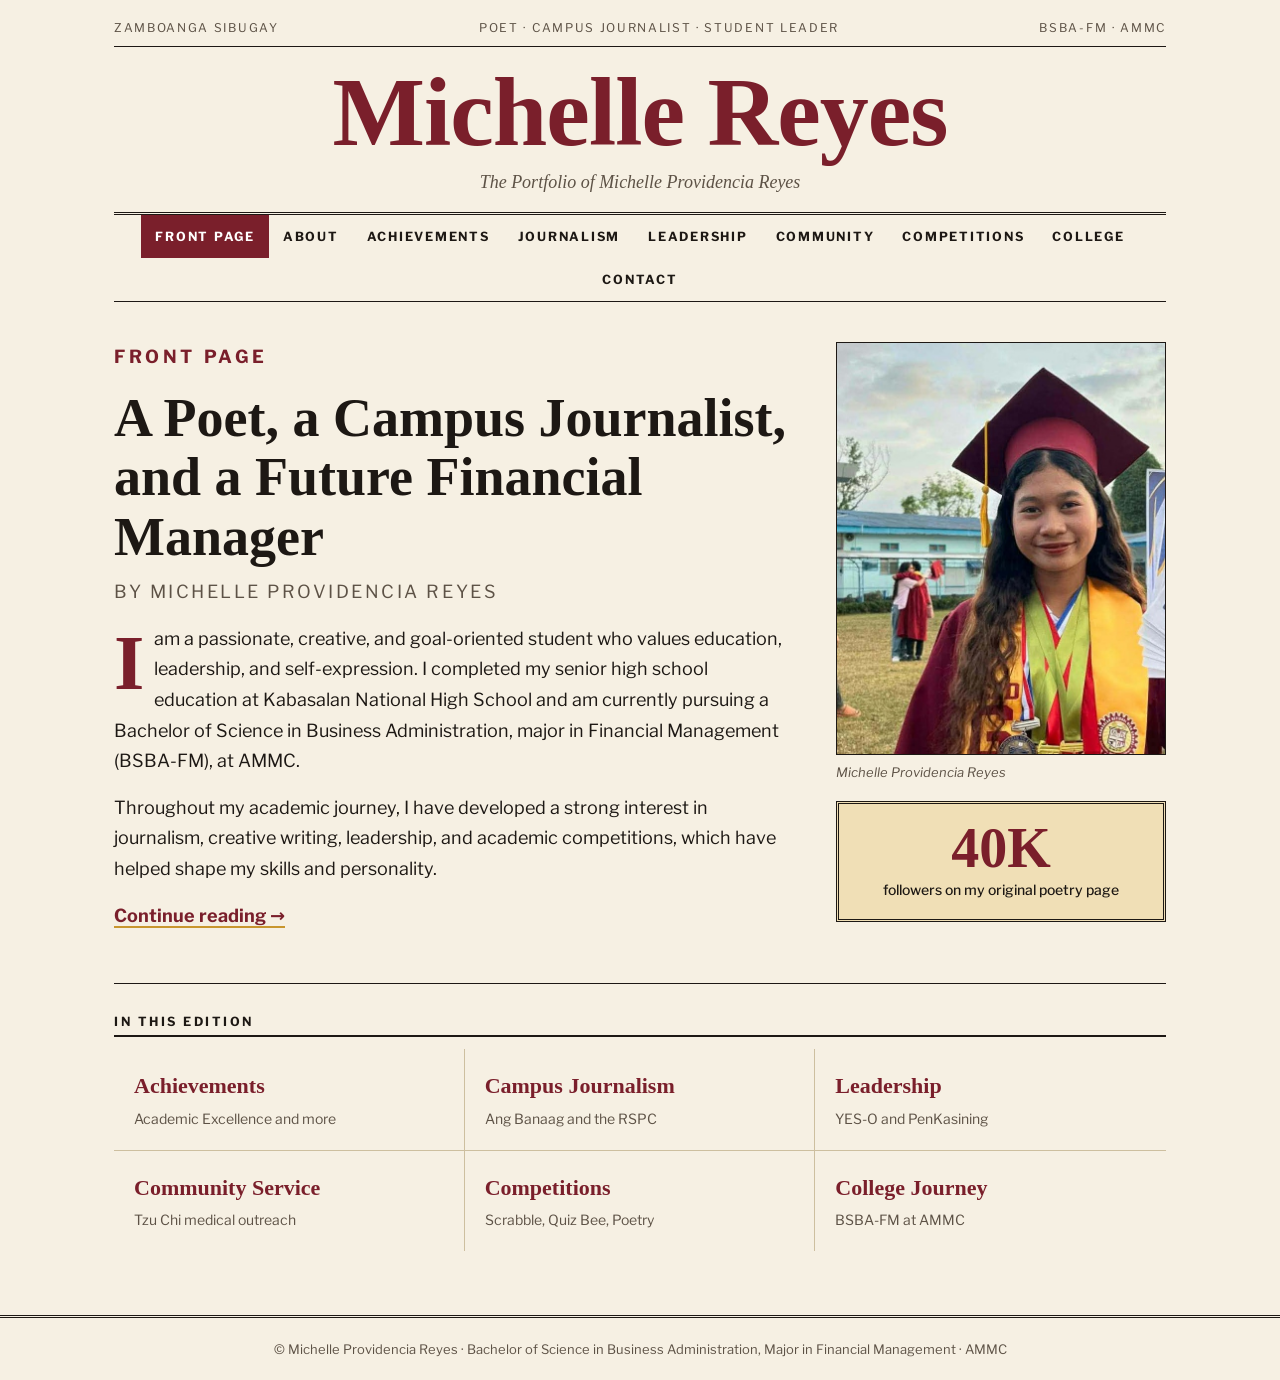
<file: index.html>
<!DOCTYPE html>
<html lang="en">
<head>
<meta charset="UTF-8">
<meta name="viewport" content="width=device-width, initial-scale=1.0">
<title>Front Page | Michelle Providencia Reyes</title>
<link rel="preconnect" href="https://fonts.googleapis.com">
<link rel="preconnect" href="https://fonts.gstatic.com" crossorigin>
<link href="https://fonts.googleapis.com/css2?family=Libre+Franklin:wght@400;500;700&family=Old+Standard+TT:ital,wght@0,400;0,700;1,400&display=swap" rel="stylesheet">
<link rel="stylesheet" href="style.css">
</head>
<body>
<header class="mast">
<div class="strip"><span>Zamboanga Sibugay</span><span>Poet &middot; Campus Journalist &middot; Student Leader</span><span>BSBA-FM &middot; AMMC</span></div>
<a class="title" href="index.html">Michelle Reyes</a>
<p class="tag">The Portfolio of Michelle Providencia Reyes</p>
<nav aria-label="Sections"><a href="index.html" aria-current="page">Front Page</a><a href="about.html">About</a><a href="achievements.html">Achievements</a><a href="journalism.html">Journalism</a><a href="leadership.html">Leadership</a><a href="service.html">Community</a><a href="competitions.html">Competitions</a><a href="college.html">College</a><a href="contact.html">Contact</a></nav>
</header>
<main class="wrap">
<section class="front">
<article class="lead">
<p class="kicker">Front Page</p>
<h1>A Poet, a Campus Journalist, and a Future Financial Manager</h1>
<p class="by">By Michelle Providencia Reyes</p>
<p class="drop">I am a passionate, creative, and goal-oriented student who values education, leadership, and self-expression. I completed my senior high school education at Kabasalan National High School and am currently pursuing a Bachelor of Science in Business Administration, major in Financial Management (BSBA-FM), at AMMC.</p>
<p>Throughout my academic journey, I have developed a strong interest in journalism, creative writing, leadership, and academic competitions, which have helped shape my skills and personality.</p>
<p class="more"><a href="about.html">Continue reading &rarr;</a></p>
</article>
<aside class="side">
<figure class="portrait"><div class="ph"><span aria-hidden="true">MR</span><img src="images/profile.jpg" alt="Portrait of Michelle Providencia Reyes" onerror="this.style.display='none'"></div><figcaption>Michelle Providencia Reyes</figcaption></figure>
<div class="box"><b class="num">40K</b><span>followers on my original poetry page</span></div>
</aside>
</section>
<section class="index" aria-label="In this edition">
<h2 class="label">In this edition</h2>
<ul>
<li><a href="achievements.html"><b>Achievements</b><span>Academic Excellence and more</span></a></li>
<li><a href="journalism.html"><b>Campus Journalism</b><span>Ang Banaag and the RSPC</span></a></li>
<li><a href="leadership.html"><b>Leadership</b><span>YES-O and PenKasining</span></a></li>
<li><a href="service.html"><b>Community Service</b><span>Tzu Chi medical outreach</span></a></li>
<li><a href="competitions.html"><b>Competitions</b><span>Scrabble, Quiz Bee, Poetry</span></a></li>
<li><a href="college.html"><b>College Journey</b><span>BSBA-FM at AMMC</span></a></li>
</ul>
</section>
</main>
<footer><p>&copy; Michelle Providencia Reyes &middot; Bachelor of Science in Business Administration, Major in Financial Management &middot; AMMC</p></footer>
</body>
</html>
</file>
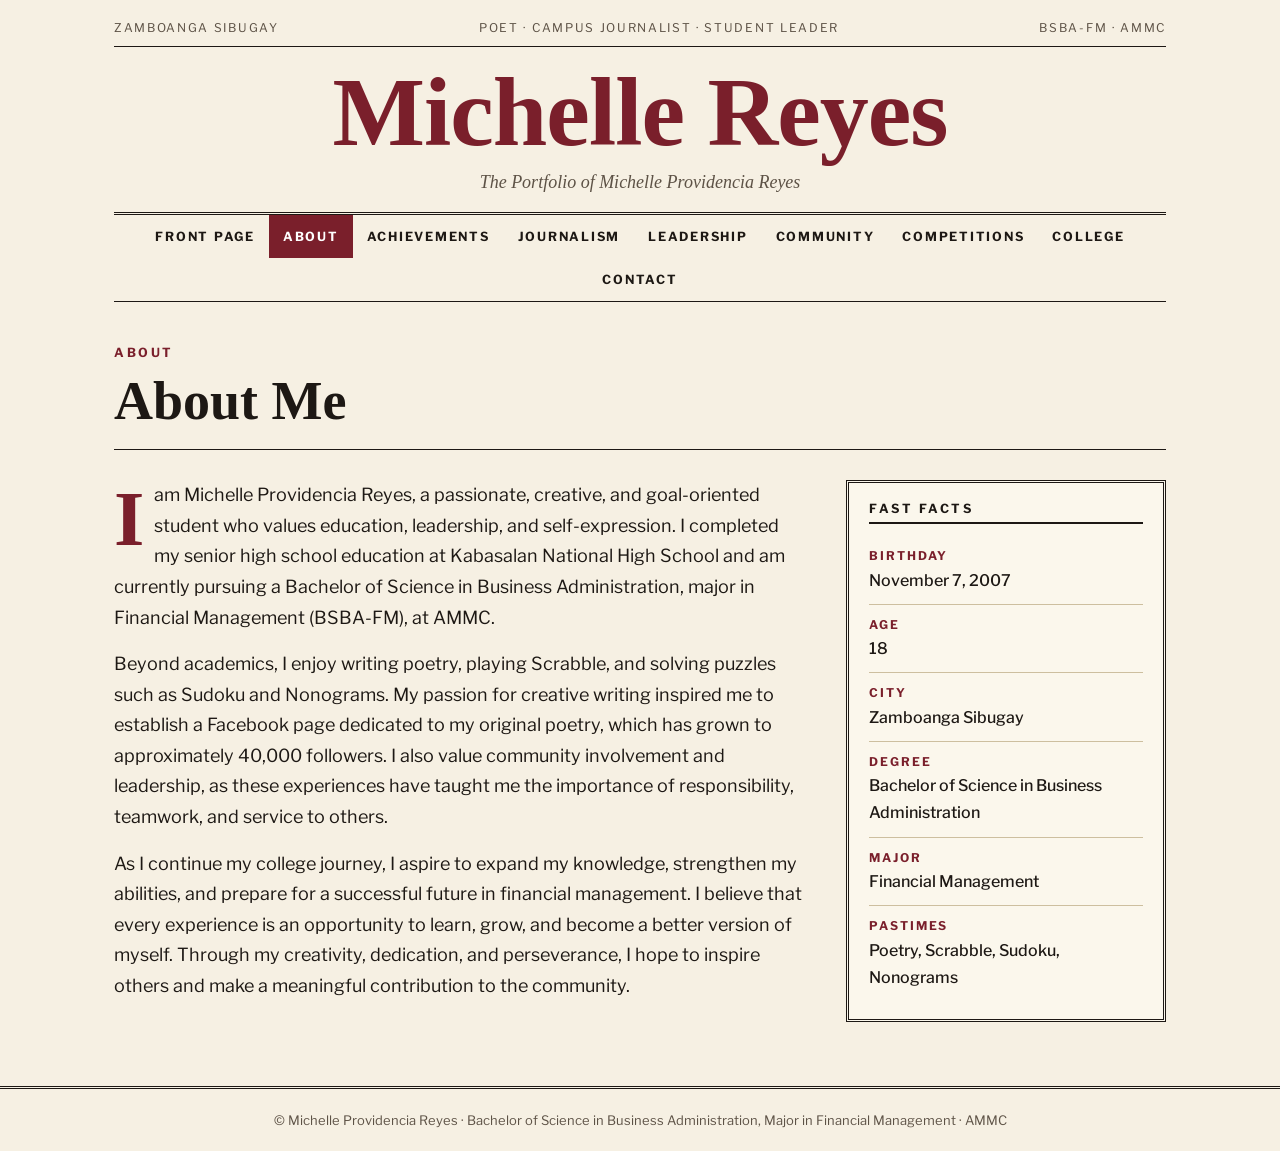
<file: about.html>
<!DOCTYPE html>
<html lang="en">
<head>
<meta charset="UTF-8">
<meta name="viewport" content="width=device-width, initial-scale=1.0">
<title>About | Michelle Providencia Reyes</title>
<link rel="preconnect" href="https://fonts.googleapis.com">
<link rel="preconnect" href="https://fonts.gstatic.com" crossorigin>
<link href="https://fonts.googleapis.com/css2?family=Libre+Franklin:wght@400;500;700&family=Old+Standard+TT:ital,wght@0,400;0,700;1,400&display=swap" rel="stylesheet">
<link rel="stylesheet" href="style.css">
</head>
<body>
<header class="mast">
<div class="strip"><span>Zamboanga Sibugay</span><span>Poet &middot; Campus Journalist &middot; Student Leader</span><span>BSBA-FM &middot; AMMC</span></div>
<a class="title" href="index.html">Michelle Reyes</a>
<p class="tag">The Portfolio of Michelle Providencia Reyes</p>
<nav aria-label="Sections"><a href="index.html">Front Page</a><a href="about.html" aria-current="page">About</a><a href="achievements.html">Achievements</a><a href="journalism.html">Journalism</a><a href="leadership.html">Leadership</a><a href="service.html">Community</a><a href="competitions.html">Competitions</a><a href="college.html">College</a><a href="contact.html">Contact</a></nav>
</header>
<main class="wrap">
<header class="sec"><p class="kicker">About</p><h1>About Me</h1></header>
<div class="cols">
<article class="prose">
<p class="drop">I am Michelle Providencia Reyes, a passionate, creative, and goal-oriented student who values education, leadership, and self-expression. I completed my senior high school education at Kabasalan National High School and am currently pursuing a Bachelor of Science in Business Administration, major in Financial Management (BSBA-FM), at AMMC.</p>
<p>Beyond academics, I enjoy writing poetry, playing Scrabble, and solving puzzles such as Sudoku and Nonograms. My passion for creative writing inspired me to establish a Facebook page dedicated to my original poetry, which has grown to approximately 40,000 followers. I also value community involvement and leadership, as these experiences have taught me the importance of responsibility, teamwork, and service to others.</p>
<p>As I continue my college journey, I aspire to expand my knowledge, strengthen my abilities, and prepare for a successful future in financial management. I believe that every experience is an opportunity to learn, grow, and become a better version of myself. Through my creativity, dedication, and perseverance, I hope to inspire others and make a meaningful contribution to the community.</p>
</article>
<aside class="facts">
<h2 class="label">Fast Facts</h2>
<dl>
<div><dt>Birthday</dt><dd>November 7, 2007</dd></div>
<div><dt>Age</dt><dd>18</dd></div>
<div><dt>City</dt><dd>Zamboanga Sibugay</dd></div>
<div><dt>Degree</dt><dd>Bachelor of Science in Business Administration</dd></div>
<div><dt>Major</dt><dd>Financial Management</dd></div>
<div><dt>Pastimes</dt><dd>Poetry, Scrabble, Sudoku, Nonograms</dd></div>
</dl>
</aside>
</div>
</main>
<footer><p>&copy; Michelle Providencia Reyes &middot; Bachelor of Science in Business Administration, Major in Financial Management &middot; AMMC</p></footer>
</body>
</html>
</file>
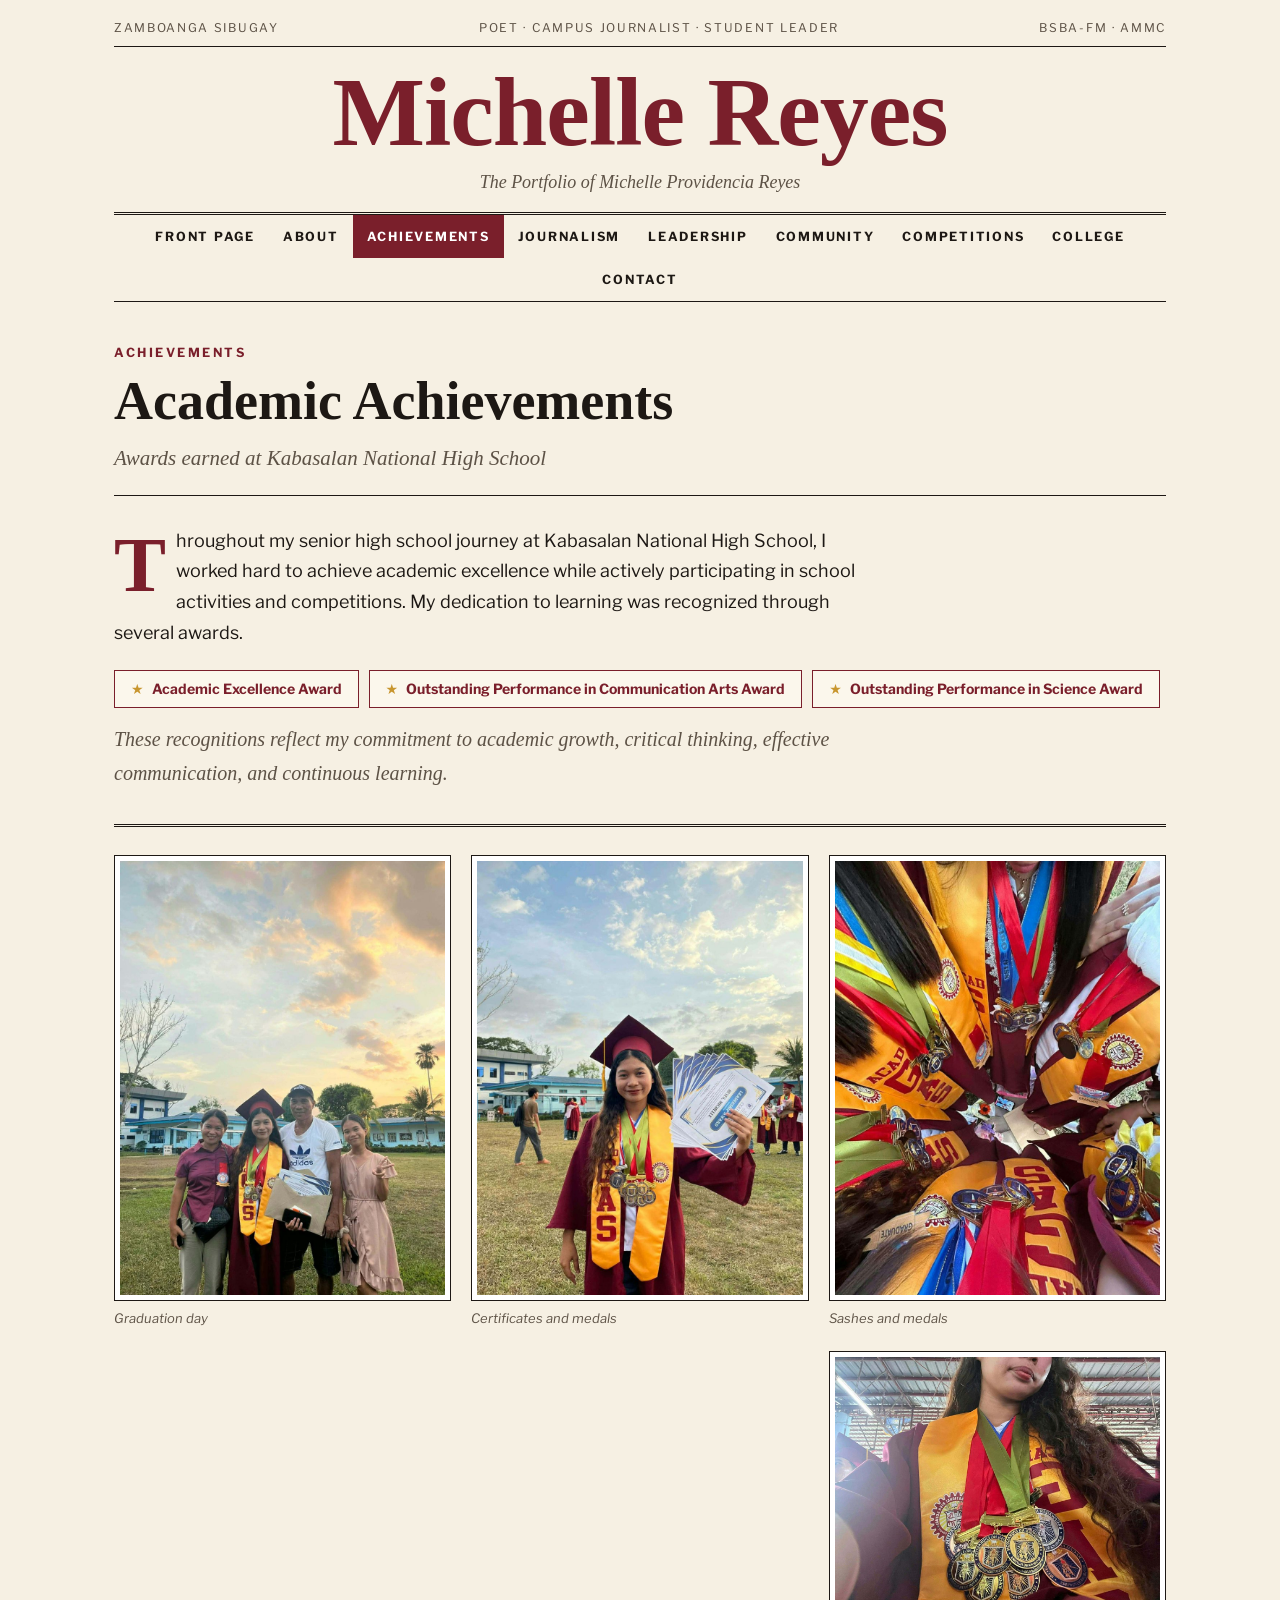
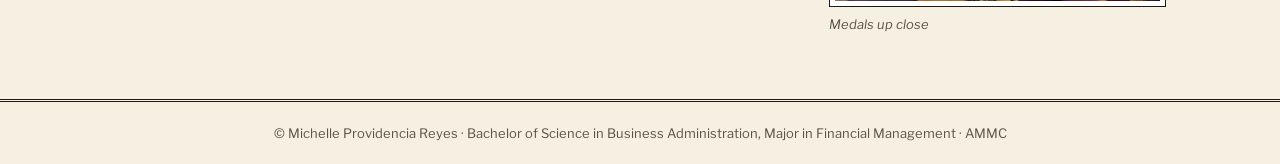
<file: achievements.html>
<!DOCTYPE html>
<html lang="en">
<head>
<meta charset="UTF-8">
<meta name="viewport" content="width=device-width, initial-scale=1.0">
<title>Achievements | Michelle Providencia Reyes</title>
<link rel="preconnect" href="https://fonts.googleapis.com">
<link rel="preconnect" href="https://fonts.gstatic.com" crossorigin>
<link href="https://fonts.googleapis.com/css2?family=Libre+Franklin:wght@400;500;700&family=Old+Standard+TT:ital,wght@0,400;0,700;1,400&display=swap" rel="stylesheet">
<link rel="stylesheet" href="style.css">
</head>
<body>
<header class="mast">
<div class="strip"><span>Zamboanga Sibugay</span><span>Poet &middot; Campus Journalist &middot; Student Leader</span><span>BSBA-FM &middot; AMMC</span></div>
<a class="title" href="index.html">Michelle Reyes</a>
<p class="tag">The Portfolio of Michelle Providencia Reyes</p>
<nav aria-label="Sections"><a href="index.html">Front Page</a><a href="about.html">About</a><a href="achievements.html" aria-current="page">Achievements</a><a href="journalism.html">Journalism</a><a href="leadership.html">Leadership</a><a href="service.html">Community</a><a href="competitions.html">Competitions</a><a href="college.html">College</a><a href="contact.html">Contact</a></nav>
</header>
<main class="wrap">
<header class="sec"><p class="kicker">Achievements</p><h1>Academic Achievements</h1><p class=dek>Awards earned at Kabasalan National High School</p></header>
<article class="prose narrow">
<p class="drop">Throughout my senior high school journey at Kabasalan National High School, I worked hard to achieve academic excellence while actively participating in school activities and competitions. My dedication to learning was recognized through several awards.</p>
</article>
<ul class="awards">
<li>Academic Excellence Award</li>
<li>Outstanding Performance in Communication Arts Award</li>
<li>Outstanding Performance in Science Award</li>
</ul>
<p class="note">These recognitions reflect my commitment to academic growth, critical thinking, effective communication, and continuous learning.</p>
<div class="gallery"><figure><a href="images/ach-1.jpg" target="_blank" rel="noopener"><img src="images/ach-1.jpg" alt="Michelle in her graduation cap and gown with her loved ones" loading="lazy"></a><figcaption>Graduation day</figcaption></figure><figure><a href="images/ach-3.jpg" target="_blank" rel="noopener"><img src="images/ach-3.jpg" alt="Michelle holding up her certificates and wearing her medals" loading="lazy"></a><figcaption>Certificates and medals</figcaption></figure><figure><a href="images/ach-2.jpg" target="_blank" rel="noopener"><img src="images/ach-2.jpg" alt="Close view of graduation sashes and medals from above" loading="lazy"></a><figcaption>Sashes and medals</figcaption></figure><figure><a href="images/ach-4.jpg" target="_blank" rel="noopener"><img src="images/ach-4.jpg" alt="Close-up of Michelle's medals and sash" loading="lazy"></a><figcaption>Medals up close</figcaption></figure></div>
</main>
<footer><p>&copy; Michelle Providencia Reyes &middot; Bachelor of Science in Business Administration, Major in Financial Management &middot; AMMC</p></footer>
</body>
</html>
</file>
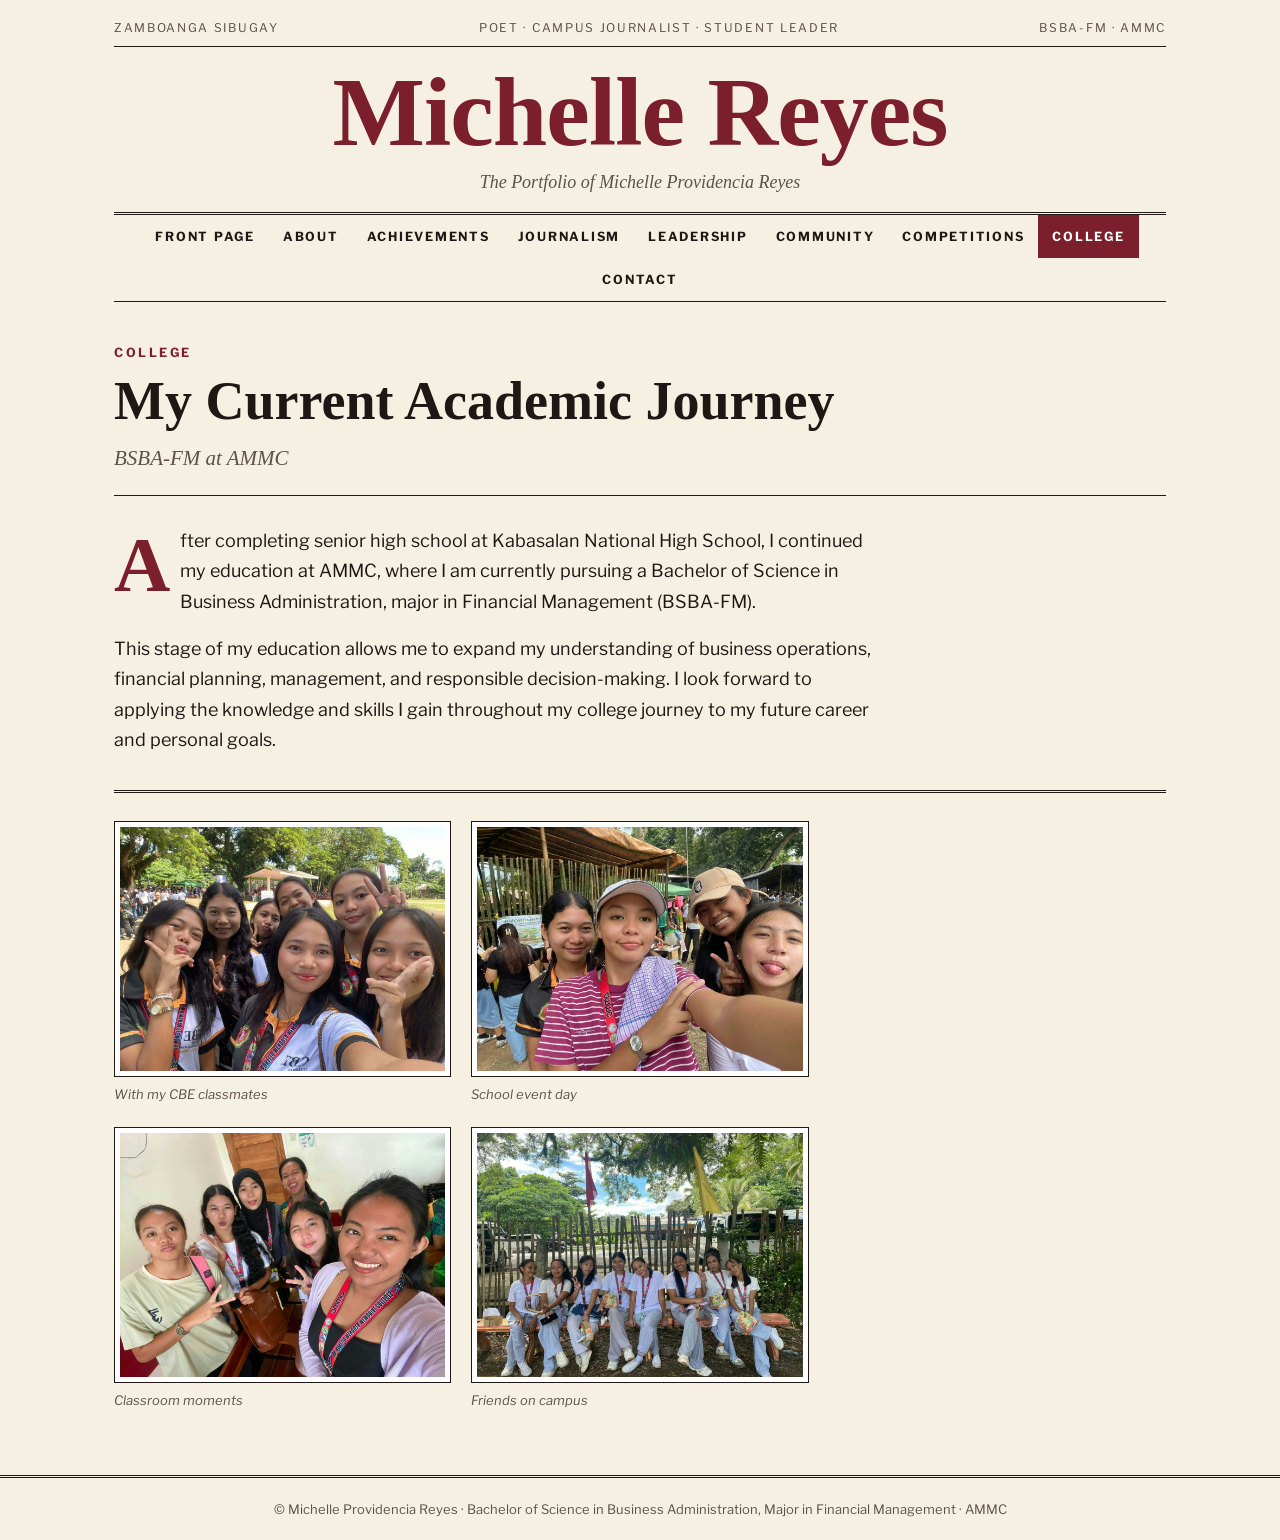
<file: college.html>
<!DOCTYPE html>
<html lang="en">
<head>
<meta charset="UTF-8">
<meta name="viewport" content="width=device-width, initial-scale=1.0">
<title>College | Michelle Providencia Reyes</title>
<link rel="preconnect" href="https://fonts.googleapis.com">
<link rel="preconnect" href="https://fonts.gstatic.com" crossorigin>
<link href="https://fonts.googleapis.com/css2?family=Libre+Franklin:wght@400;500;700&family=Old+Standard+TT:ital,wght@0,400;0,700;1,400&display=swap" rel="stylesheet">
<link rel="stylesheet" href="style.css">
</head>
<body>
<header class="mast">
<div class="strip"><span>Zamboanga Sibugay</span><span>Poet &middot; Campus Journalist &middot; Student Leader</span><span>BSBA-FM &middot; AMMC</span></div>
<a class="title" href="index.html">Michelle Reyes</a>
<p class="tag">The Portfolio of Michelle Providencia Reyes</p>
<nav aria-label="Sections"><a href="index.html">Front Page</a><a href="about.html">About</a><a href="achievements.html">Achievements</a><a href="journalism.html">Journalism</a><a href="leadership.html">Leadership</a><a href="service.html">Community</a><a href="competitions.html">Competitions</a><a href="college.html" aria-current="page">College</a><a href="contact.html">Contact</a></nav>
</header>
<main class="wrap">
<header class="sec"><p class="kicker">College</p><h1>My Current Academic Journey</h1><p class=dek>BSBA-FM at AMMC</p></header>
<article class="prose narrow">
<p class="drop">After completing senior high school at Kabasalan National High School, I continued my education at AMMC, where I am currently pursuing a Bachelor of Science in Business Administration, major in Financial Management (BSBA-FM).</p>
<p>This stage of my education allows me to expand my understanding of business operations, financial planning, management, and responsible decision-making. I look forward to applying the knowledge and skills I gain throughout my college journey to my future career and personal goals.</p>
</article>
<div class="gallery"><figure><a href="images/col-3.jpg" target="_blank" rel="noopener"><img src="images/col-3.jpg" alt="Michelle and classmates in College of Business Education shirts taking a selfie" loading="lazy"></a><figcaption>With my CBE classmates</figcaption></figure><figure><a href="images/col-1.jpg" target="_blank" rel="noopener"><img src="images/col-1.jpg" alt="Selfie with classmates inside a classroom wearing AMMC lanyards" loading="lazy"></a><figcaption>Classroom moments</figcaption></figure><figure><a href="images/col-2.jpg" target="_blank" rel="noopener"><img src="images/col-2.jpg" alt="Selfie with friends at an outdoor school event" loading="lazy"></a><figcaption>School event day</figcaption></figure><figure><a href="images/col-4.jpg" target="_blank" rel="noopener"><img src="images/col-4.jpg" alt="Classmates in white shirts sitting together on a bench" loading="lazy"></a><figcaption>Friends on campus</figcaption></figure></div>
</main>
<footer><p>&copy; Michelle Providencia Reyes &middot; Bachelor of Science in Business Administration, Major in Financial Management &middot; AMMC</p></footer>
</body>
</html>
</file>
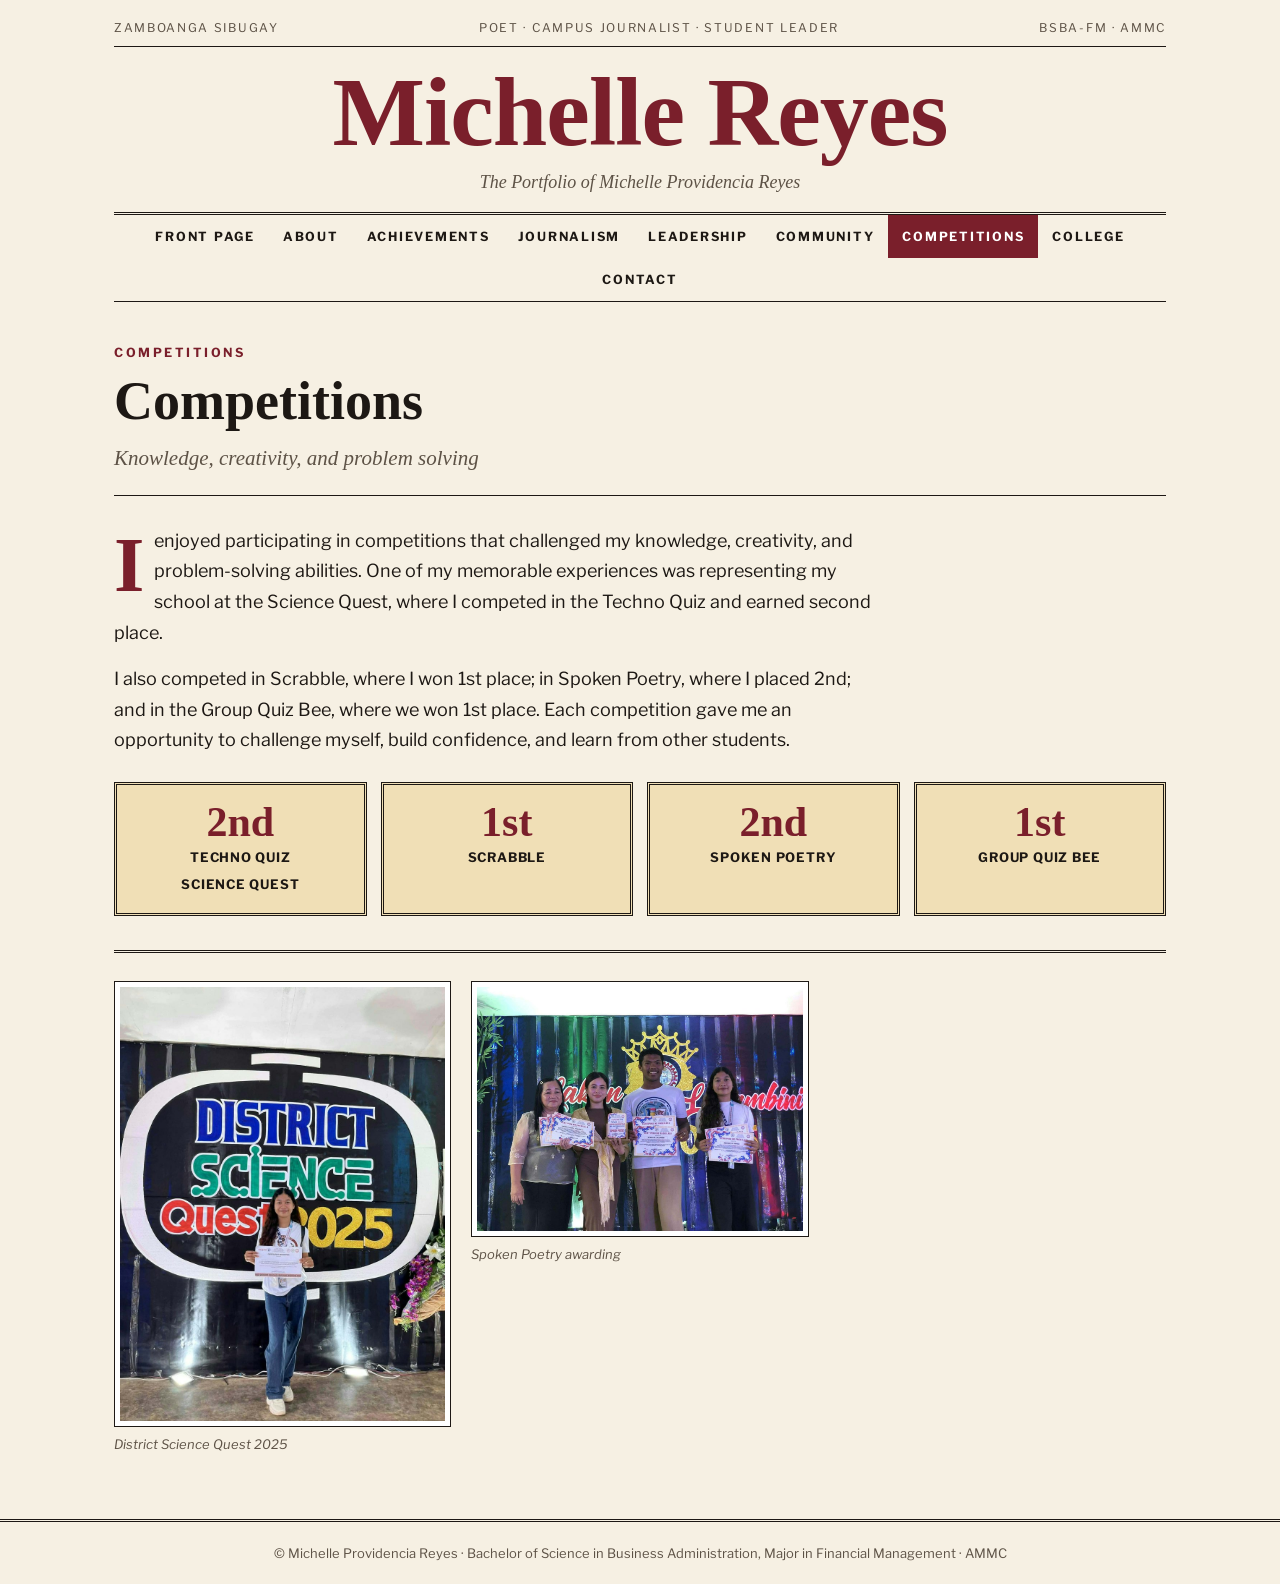
<file: competitions.html>
<!DOCTYPE html>
<html lang="en">
<head>
<meta charset="UTF-8">
<meta name="viewport" content="width=device-width, initial-scale=1.0">
<title>Competitions | Michelle Providencia Reyes</title>
<link rel="preconnect" href="https://fonts.googleapis.com">
<link rel="preconnect" href="https://fonts.gstatic.com" crossorigin>
<link href="https://fonts.googleapis.com/css2?family=Libre+Franklin:wght@400;500;700&family=Old+Standard+TT:ital,wght@0,400;0,700;1,400&display=swap" rel="stylesheet">
<link rel="stylesheet" href="style.css">
</head>
<body>
<header class="mast">
<div class="strip"><span>Zamboanga Sibugay</span><span>Poet &middot; Campus Journalist &middot; Student Leader</span><span>BSBA-FM &middot; AMMC</span></div>
<a class="title" href="index.html">Michelle Reyes</a>
<p class="tag">The Portfolio of Michelle Providencia Reyes</p>
<nav aria-label="Sections"><a href="index.html">Front Page</a><a href="about.html">About</a><a href="achievements.html">Achievements</a><a href="journalism.html">Journalism</a><a href="leadership.html">Leadership</a><a href="service.html">Community</a><a href="competitions.html" aria-current="page">Competitions</a><a href="college.html">College</a><a href="contact.html">Contact</a></nav>
</header>
<main class="wrap">
<header class="sec"><p class="kicker">Competitions</p><h1>Competitions</h1><p class=dek>Knowledge, creativity, and problem solving</p></header>
<article class="prose narrow">
<p class="drop">I enjoyed participating in competitions that challenged my knowledge, creativity, and problem-solving abilities. One of my memorable experiences was representing my school at the Science Quest, where I competed in the Techno Quiz and earned second place.</p>
<p>I also competed in Scrabble, where I won 1st place; in Spoken Poetry, where I placed 2nd; and in the Group Quiz Bee, where we won 1st place. Each competition gave me an opportunity to challenge myself, build confidence, and learn from other students.</p>
</article>
<div class="medals">
<div><b>2nd</b><span>Techno Quiz<br>Science Quest</span></div>
<div><b>1st</b><span>Scrabble</span></div>
<div><b>2nd</b><span>Spoken Poetry</span></div>
<div><b>1st</b><span>Group Quiz Bee</span></div>
</div>
<div class="gallery"><figure><a href="images/comp-1.jpg" target="_blank" rel="noopener"><img src="images/comp-1.jpg" alt="Michelle holding her Certificate of Recognition in front of the District Science Quest 2025 backdrop" loading="lazy"></a><figcaption>District Science Quest 2025</figcaption></figure><figure><a href="images/comp-2.jpg" target="_blank" rel="noopener"><img src="images/comp-2.jpg" alt="Michelle holding her certificate with other participants after the Spoken Poetry competition" loading="lazy"></a><figcaption>Spoken Poetry awarding</figcaption></figure></div>
</main>
<footer><p>&copy; Michelle Providencia Reyes &middot; Bachelor of Science in Business Administration, Major in Financial Management &middot; AMMC</p></footer>
</body>
</html>
</file>
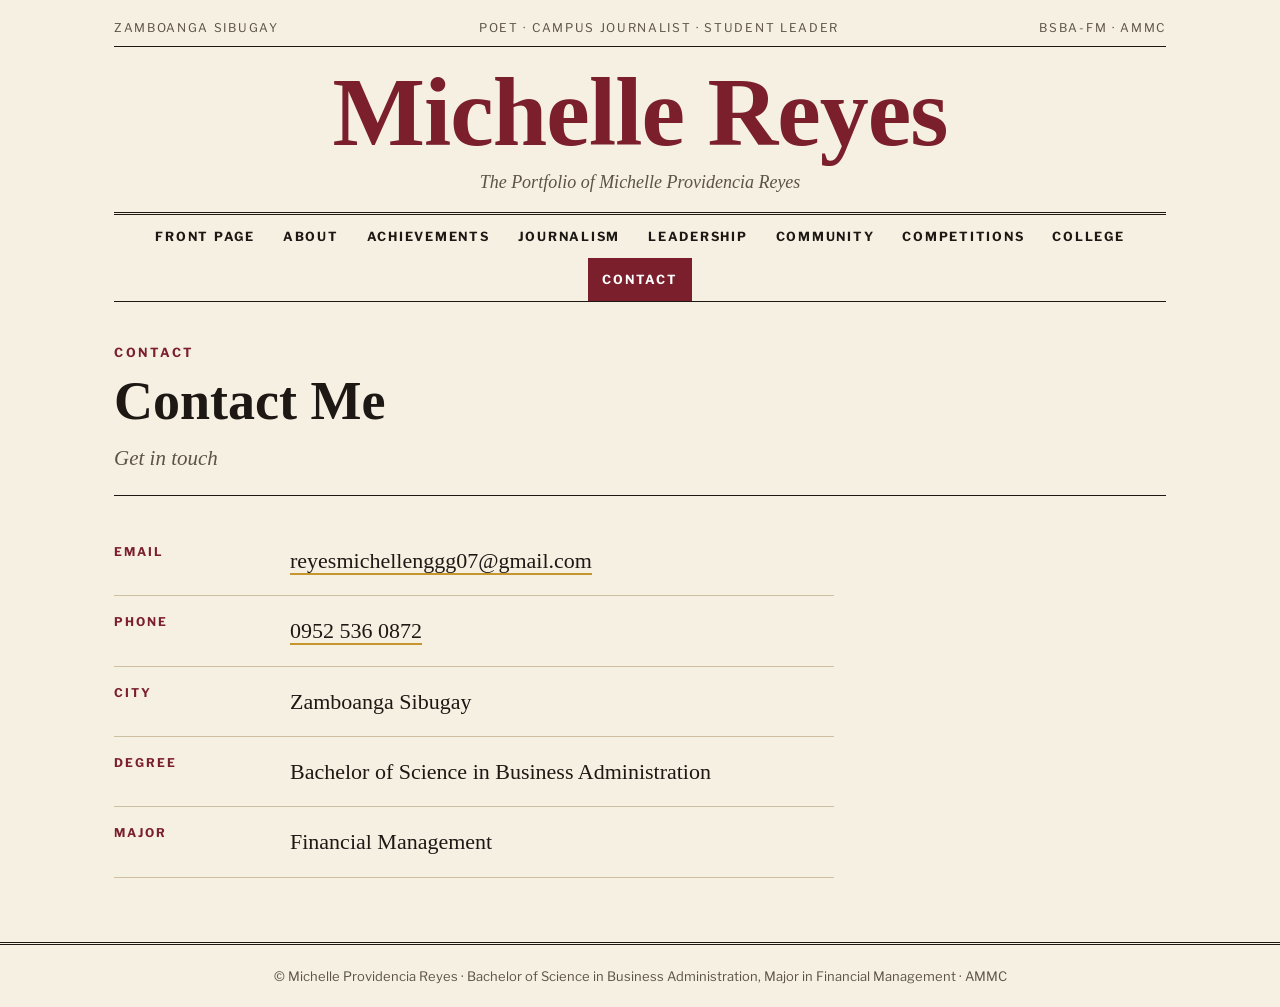
<file: contact.html>
<!DOCTYPE html>
<html lang="en">
<head>
<meta charset="UTF-8">
<meta name="viewport" content="width=device-width, initial-scale=1.0">
<title>Contact | Michelle Providencia Reyes</title>
<link rel="preconnect" href="https://fonts.googleapis.com">
<link rel="preconnect" href="https://fonts.gstatic.com" crossorigin>
<link href="https://fonts.googleapis.com/css2?family=Libre+Franklin:wght@400;500;700&family=Old+Standard+TT:ital,wght@0,400;0,700;1,400&display=swap" rel="stylesheet">
<link rel="stylesheet" href="style.css">
</head>
<body>
<header class="mast">
<div class="strip"><span>Zamboanga Sibugay</span><span>Poet &middot; Campus Journalist &middot; Student Leader</span><span>BSBA-FM &middot; AMMC</span></div>
<a class="title" href="index.html">Michelle Reyes</a>
<p class="tag">The Portfolio of Michelle Providencia Reyes</p>
<nav aria-label="Sections"><a href="index.html">Front Page</a><a href="about.html">About</a><a href="achievements.html">Achievements</a><a href="journalism.html">Journalism</a><a href="leadership.html">Leadership</a><a href="service.html">Community</a><a href="competitions.html">Competitions</a><a href="college.html">College</a><a href="contact.html" aria-current="page">Contact</a></nav>
</header>
<main class="wrap">
<header class="sec"><p class="kicker">Contact</p><h1>Contact Me</h1><p class=dek>Get in touch</p></header>
<dl class="contact">
<div><dt>Email</dt><dd><a href="mailto:reyesmichellenggg07@gmail.com">reyesmichellenggg07@gmail.com</a></dd></div>
<div><dt>Phone</dt><dd><a href="tel:09525360872">0952 536 0872</a></dd></div>
<div><dt>City</dt><dd>Zamboanga Sibugay</dd></div>
<div><dt>Degree</dt><dd>Bachelor of Science in Business Administration</dd></div>
<div><dt>Major</dt><dd>Financial Management</dd></div>
</dl>
</main>
<footer><p>&copy; Michelle Providencia Reyes &middot; Bachelor of Science in Business Administration, Major in Financial Management &middot; AMMC</p></footer>
</body>
</html>
</file>
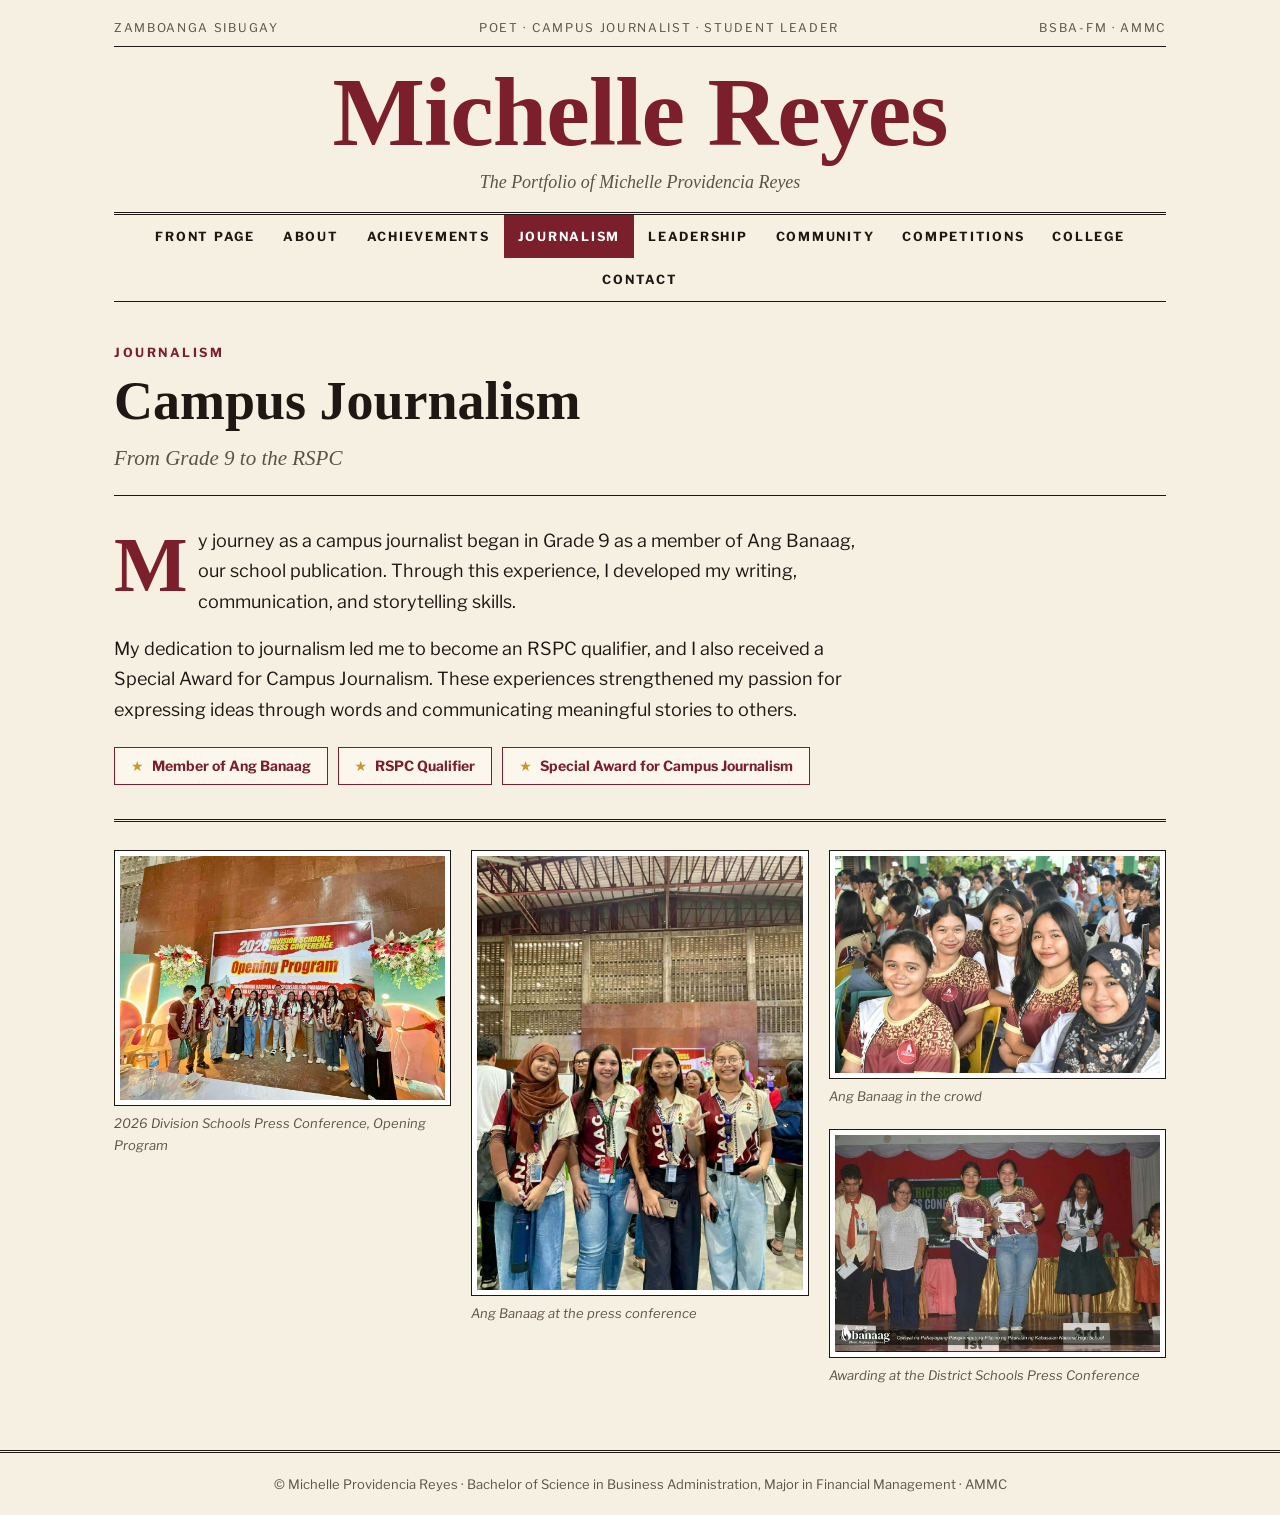
<file: journalism.html>
<!DOCTYPE html>
<html lang="en">
<head>
<meta charset="UTF-8">
<meta name="viewport" content="width=device-width, initial-scale=1.0">
<title>Journalism | Michelle Providencia Reyes</title>
<link rel="preconnect" href="https://fonts.googleapis.com">
<link rel="preconnect" href="https://fonts.gstatic.com" crossorigin>
<link href="https://fonts.googleapis.com/css2?family=Libre+Franklin:wght@400;500;700&family=Old+Standard+TT:ital,wght@0,400;0,700;1,400&display=swap" rel="stylesheet">
<link rel="stylesheet" href="style.css">
</head>
<body>
<header class="mast">
<div class="strip"><span>Zamboanga Sibugay</span><span>Poet &middot; Campus Journalist &middot; Student Leader</span><span>BSBA-FM &middot; AMMC</span></div>
<a class="title" href="index.html">Michelle Reyes</a>
<p class="tag">The Portfolio of Michelle Providencia Reyes</p>
<nav aria-label="Sections"><a href="index.html">Front Page</a><a href="about.html">About</a><a href="achievements.html">Achievements</a><a href="journalism.html" aria-current="page">Journalism</a><a href="leadership.html">Leadership</a><a href="service.html">Community</a><a href="competitions.html">Competitions</a><a href="college.html">College</a><a href="contact.html">Contact</a></nav>
</header>
<main class="wrap">
<header class="sec"><p class="kicker">Journalism</p><h1>Campus Journalism</h1><p class=dek>From Grade 9 to the RSPC</p></header>
<article class="prose narrow">
<p class="drop">My journey as a campus journalist began in Grade 9 as a member of Ang Banaag, our school publication. Through this experience, I developed my writing, communication, and storytelling skills.</p>
<p>My dedication to journalism led me to become an RSPC qualifier, and I also received a Special Award for Campus Journalism. These experiences strengthened my passion for expressing ideas through words and communicating meaningful stories to others.</p>
</article>
<ul class="awards"><li>Member of Ang Banaag</li><li>RSPC Qualifier</li><li>Special Award for Campus Journalism</li></ul>
<div class="gallery"><figure><a href="images/jr-3.jpg" target="_blank" rel="noopener"><img src="images/jr-3.jpg" alt="Ang Banaag members posing in front of the 2026 Division Schools Press Conference opening program tarpaulin" loading="lazy"></a><figcaption>2026 Division Schools Press Conference, Opening Program</figcaption></figure><figure><a href="images/jr-1.jpg" target="_blank" rel="noopener"><img src="images/jr-1.jpg" alt="Four Ang Banaag members at the press conference hall" loading="lazy"></a><figcaption>Ang Banaag at the press conference</figcaption></figure><figure><a href="images/jr-2.jpg" target="_blank" rel="noopener"><img src="images/jr-2.jpg" alt="Ang Banaag staff seated in the crowd wearing the team shirt" loading="lazy"></a><figcaption>Ang Banaag in the crowd</figcaption></figure><figure><a href="images/jr-4.jpg" target="_blank" rel="noopener"><img src="images/jr-4.jpg" alt="Awarding at the District Schools Press Conference with certificates on stage" loading="lazy"></a><figcaption>Awarding at the District Schools Press Conference</figcaption></figure></div>
</main>
<footer><p>&copy; Michelle Providencia Reyes &middot; Bachelor of Science in Business Administration, Major in Financial Management &middot; AMMC</p></footer>
</body>
</html>
</file>
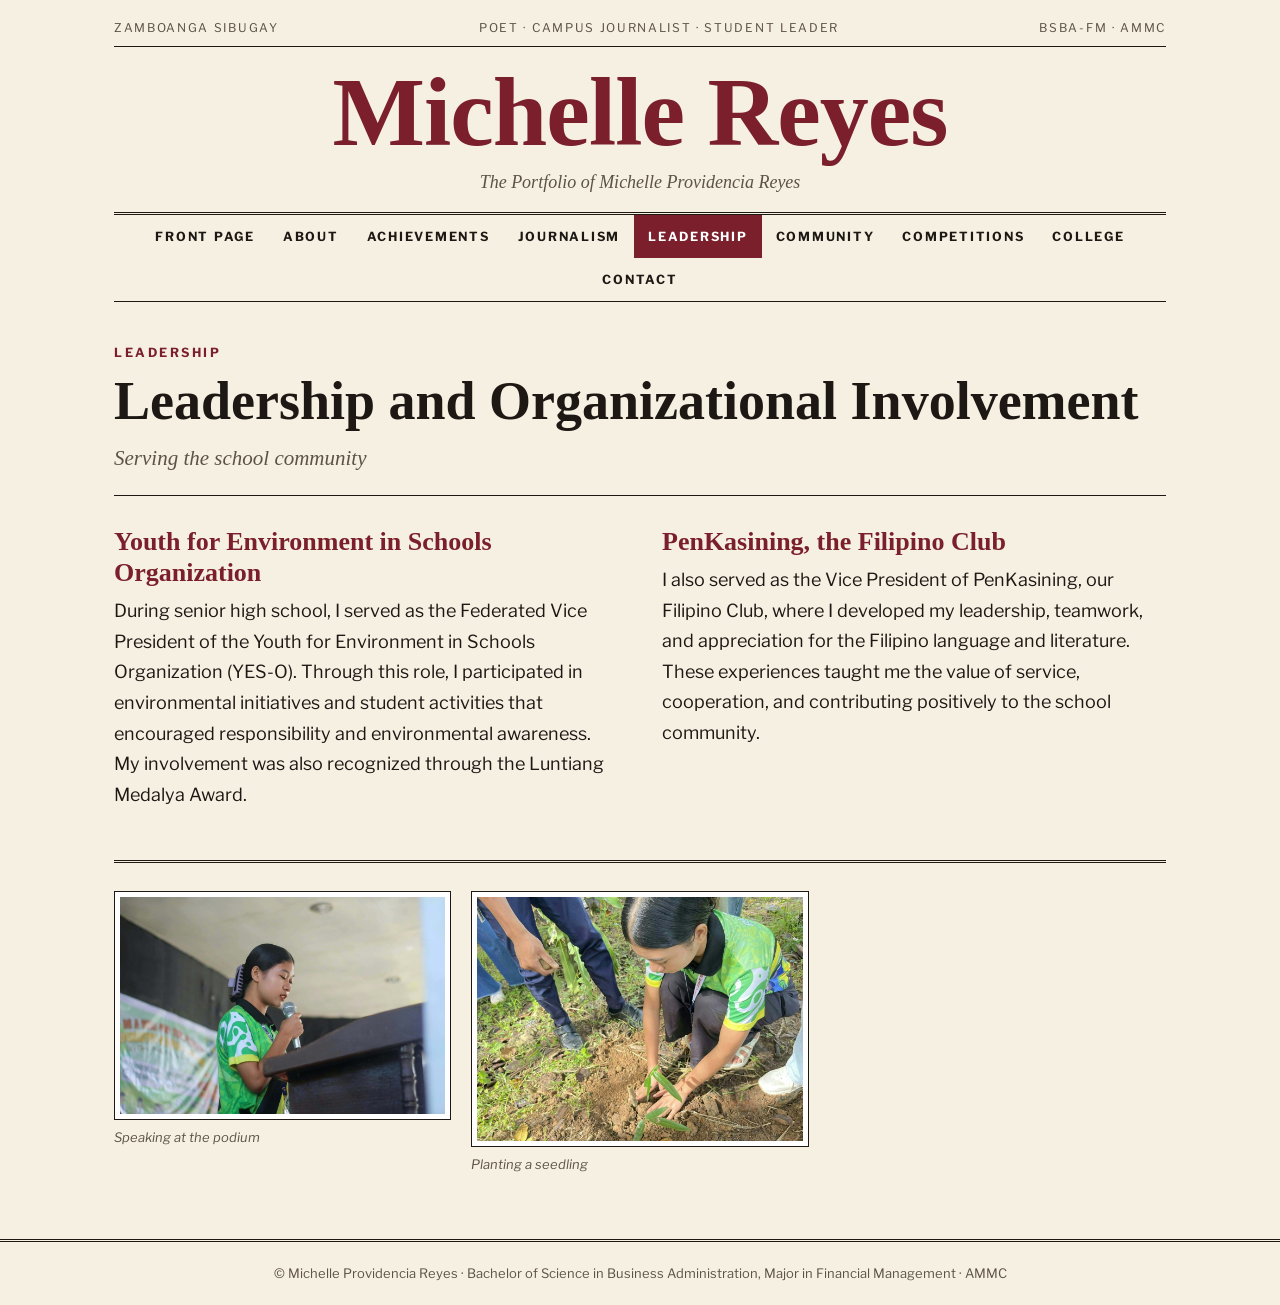
<file: leadership.html>
<!DOCTYPE html>
<html lang="en">
<head>
<meta charset="UTF-8">
<meta name="viewport" content="width=device-width, initial-scale=1.0">
<title>Leadership | Michelle Providencia Reyes</title>
<link rel="preconnect" href="https://fonts.googleapis.com">
<link rel="preconnect" href="https://fonts.gstatic.com" crossorigin>
<link href="https://fonts.googleapis.com/css2?family=Libre+Franklin:wght@400;500;700&family=Old+Standard+TT:ital,wght@0,400;0,700;1,400&display=swap" rel="stylesheet">
<link rel="stylesheet" href="style.css">
</head>
<body>
<header class="mast">
<div class="strip"><span>Zamboanga Sibugay</span><span>Poet &middot; Campus Journalist &middot; Student Leader</span><span>BSBA-FM &middot; AMMC</span></div>
<a class="title" href="index.html">Michelle Reyes</a>
<p class="tag">The Portfolio of Michelle Providencia Reyes</p>
<nav aria-label="Sections"><a href="index.html">Front Page</a><a href="about.html">About</a><a href="achievements.html">Achievements</a><a href="journalism.html">Journalism</a><a href="leadership.html" aria-current="page">Leadership</a><a href="service.html">Community</a><a href="competitions.html">Competitions</a><a href="college.html">College</a><a href="contact.html">Contact</a></nav>
</header>
<main class="wrap">
<header class="sec"><p class="kicker">Leadership</p><h1>Leadership and Organizational Involvement</h1><p class=dek>Serving the school community</p></header>
<div class="cols two">
<article class="prose">
<h2>Youth for Environment in Schools Organization</h2>
<p>During senior high school, I served as the Federated Vice President of the Youth for Environment in Schools Organization (YES-O). Through this role, I participated in environmental initiatives and student activities that encouraged responsibility and environmental awareness. My involvement was also recognized through the Luntiang Medalya Award.</p>
</article>
<article class="prose">
<h2>PenKasining, the Filipino Club</h2>
<p>I also served as the Vice President of PenKasining, our Filipino Club, where I developed my leadership, teamwork, and appreciation for the Filipino language and literature. These experiences taught me the value of service, cooperation, and contributing positively to the school community.</p>
</article>
</div>
<div class="gallery"><figure><a href="images/lead-1.jpg" target="_blank" rel="noopener"><img src="images/lead-1.jpg" alt="Michelle speaking at a podium with a microphone" loading="lazy"></a><figcaption>Speaking at the podium</figcaption></figure><figure><a href="images/lead-2.jpg" target="_blank" rel="noopener"><img src="images/lead-2.jpg" alt="Michelle planting a seedling with other volunteers" loading="lazy"></a><figcaption>Planting a seedling</figcaption></figure></div>
</main>
<footer><p>&copy; Michelle Providencia Reyes &middot; Bachelor of Science in Business Administration, Major in Financial Management &middot; AMMC</p></footer>
</body>
</html>
</file>
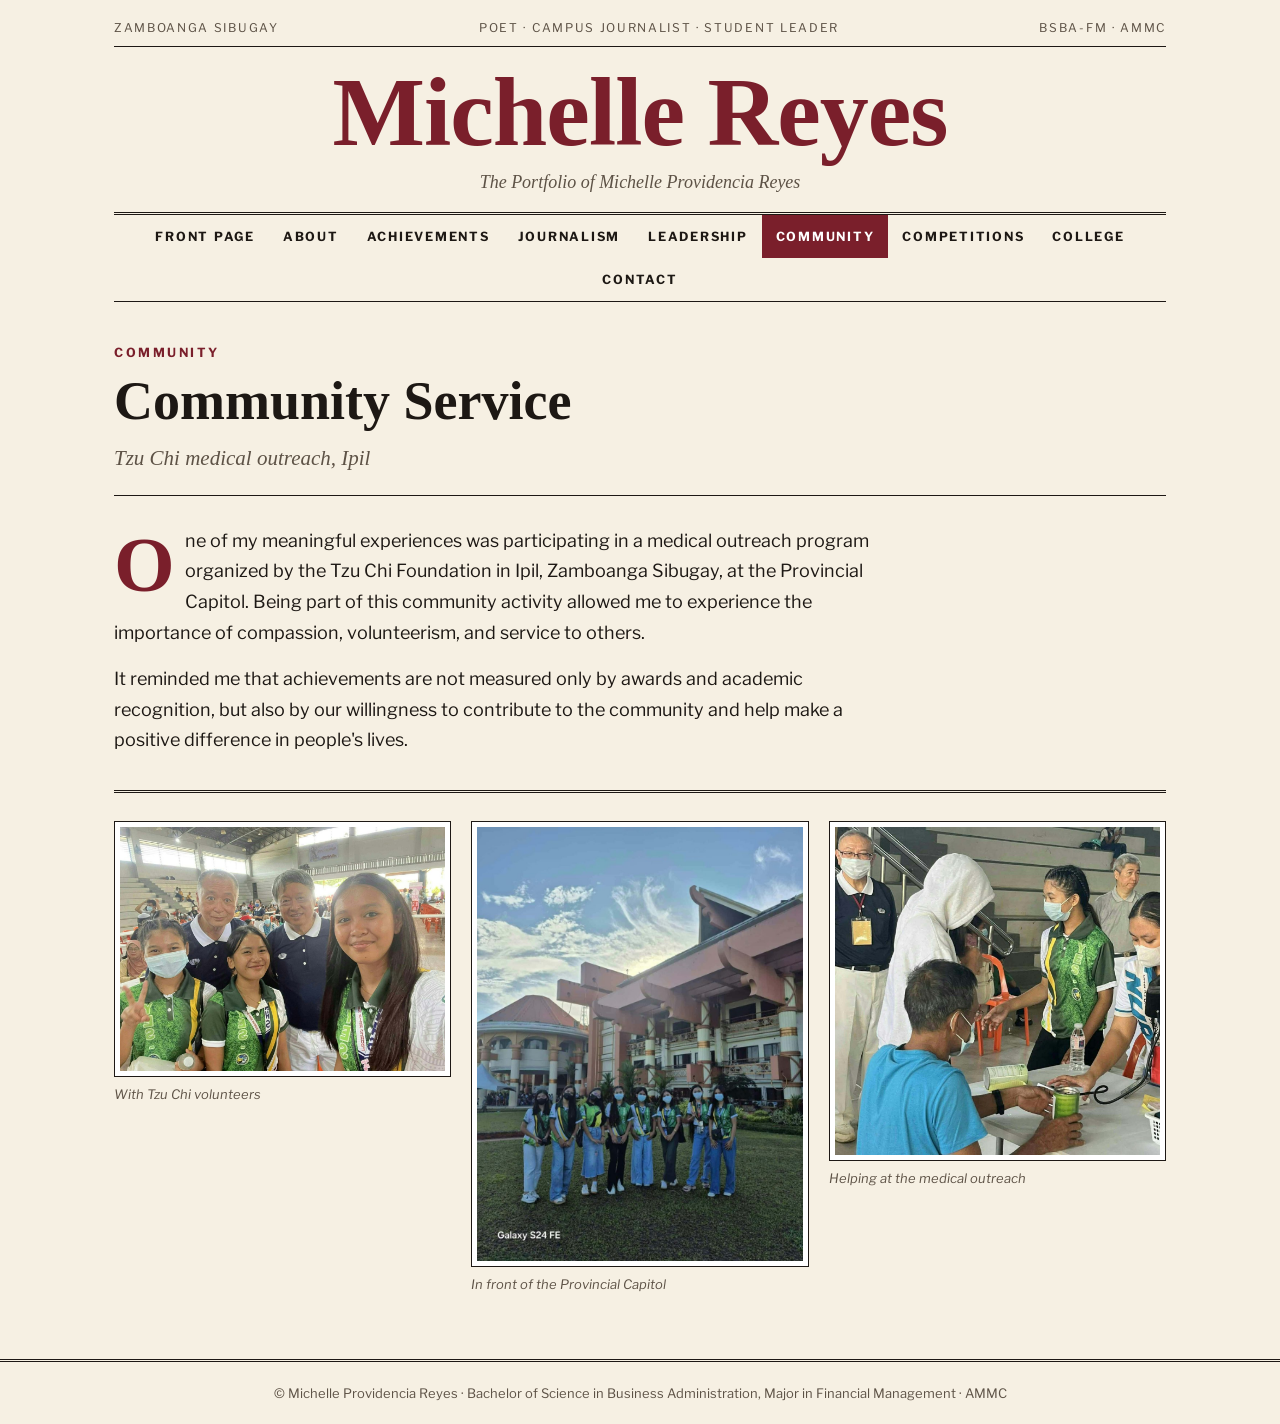
<file: service.html>
<!DOCTYPE html>
<html lang="en">
<head>
<meta charset="UTF-8">
<meta name="viewport" content="width=device-width, initial-scale=1.0">
<title>Community Service | Michelle Providencia Reyes</title>
<link rel="preconnect" href="https://fonts.googleapis.com">
<link rel="preconnect" href="https://fonts.gstatic.com" crossorigin>
<link href="https://fonts.googleapis.com/css2?family=Libre+Franklin:wght@400;500;700&family=Old+Standard+TT:ital,wght@0,400;0,700;1,400&display=swap" rel="stylesheet">
<link rel="stylesheet" href="style.css">
</head>
<body>
<header class="mast">
<div class="strip"><span>Zamboanga Sibugay</span><span>Poet &middot; Campus Journalist &middot; Student Leader</span><span>BSBA-FM &middot; AMMC</span></div>
<a class="title" href="index.html">Michelle Reyes</a>
<p class="tag">The Portfolio of Michelle Providencia Reyes</p>
<nav aria-label="Sections"><a href="index.html">Front Page</a><a href="about.html">About</a><a href="achievements.html">Achievements</a><a href="journalism.html">Journalism</a><a href="leadership.html">Leadership</a><a href="service.html" aria-current="page">Community</a><a href="competitions.html">Competitions</a><a href="college.html">College</a><a href="contact.html">Contact</a></nav>
</header>
<main class="wrap">
<header class="sec"><p class="kicker">Community</p><h1>Community Service</h1><p class=dek>Tzu Chi medical outreach, Ipil</p></header>
<article class="prose narrow">
<p class="drop">One of my meaningful experiences was participating in a medical outreach program organized by the Tzu Chi Foundation in Ipil, Zamboanga Sibugay, at the Provincial Capitol. Being part of this community activity allowed me to experience the importance of compassion, volunteerism, and service to others.</p>
<p>It reminded me that achievements are not measured only by awards and academic recognition, but also by our willingness to contribute to the community and help make a positive difference in people's lives.</p>
</article>
<div class="gallery"><figure><a href="images/svc-1.jpg" target="_blank" rel="noopener"><img src="images/svc-1.jpg" alt="Michelle and fellow volunteers with two Tzu Chi members inside the gym" loading="lazy"></a><figcaption>With Tzu Chi volunteers</figcaption></figure><figure><a href="images/svc-2.jpg" target="_blank" rel="noopener"><img src="images/svc-2.jpg" alt="Volunteers in green YES-O shirts standing in front of the Provincial Capitol" loading="lazy"></a><figcaption>In front of the Provincial Capitol</figcaption></figure><figure><a href="images/svc-3.jpg" target="_blank" rel="noopener"><img src="images/svc-3.jpg" alt="A volunteer in a green shirt helping at the medical outreach station" loading="lazy"></a><figcaption>Helping at the medical outreach</figcaption></figure></div>
</main>
<footer><p>&copy; Michelle Providencia Reyes &middot; Bachelor of Science in Business Administration, Major in Financial Management &middot; AMMC</p></footer>
</body>
</html>
</file>
<file: style.css>
:root{--paper:#f6f0e3;--ink:#1d1814;--maroon:#7a1f2b;--gold:#c8962e;--gold2:#f0dfb6;--muted:#5d5246;--rule:#cdbf9f}
*{box-sizing:border-box}
body{margin:0;background:var(--paper);color:var(--ink);font-family:"Libre Franklin",system-ui,-apple-system,"Segoe UI",Arial,sans-serif;line-height:1.7}
a{color:inherit}
a:focus-visible{outline:3px solid var(--gold);outline-offset:3px}
.mast{max-width:1100px;margin:0 auto;padding:18px 24px 0;text-align:center}
.strip{display:flex;justify-content:space-between;gap:12px;flex-wrap:wrap;font-size:12px;letter-spacing:.14em;text-transform:uppercase;color:var(--muted);border-bottom:1px solid var(--ink);padding-bottom:8px}
.title{display:block;margin:16px 0 0;font-family:"Old Standard TT",Georgia,serif;font-weight:700;font-size:clamp(46px,9vw,98px);line-height:1;color:var(--maroon);text-decoration:none;letter-spacing:-.01em}
.tag{margin:6px 0 14px;font-style:italic;font-family:"Old Standard TT",Georgia,serif;font-size:18px;color:var(--muted)}
nav{display:flex;flex-wrap:wrap;justify-content:center;border-top:3px double var(--ink);border-bottom:1px solid var(--ink)}
nav a{text-decoration:none;font-size:12.5px;font-weight:700;letter-spacing:.14em;text-transform:uppercase;padding:11px 14px}
nav a:hover{background:var(--gold2)}
nav a[aria-current="page"]{background:var(--maroon);color:#fff}
.wrap{max-width:1100px;margin:0 auto;padding:40px 24px 64px}
.kicker{margin:0 0 8px;color:var(--maroon);font-weight:700;font-size:12.5px;letter-spacing:.2em;text-transform:uppercase}
h1{margin:0;font-family:"Old Standard TT",Georgia,serif;font-weight:700;font-size:clamp(32px,5vw,54px);line-height:1.1}
h2{font-family:"Old Standard TT",Georgia,serif;margin:0 0 8px;font-size:26px;line-height:1.2;color:var(--maroon)}
.sec{border-bottom:1px solid var(--ink);padding-bottom:18px;margin-bottom:30px}
.dek{margin:10px 0 0;font-family:"Old Standard TT",Georgia,serif;font-style:italic;font-size:21px;color:var(--muted)}
.label{margin:0 0 12px;font-family:"Libre Franklin",sans-serif;font-size:12.5px;font-weight:700;letter-spacing:.2em;text-transform:uppercase;color:var(--ink);border-bottom:2px solid var(--ink);padding-bottom:6px}
.front{display:grid;grid-template-columns:1fr 330px;gap:40px;align-items:start;border-bottom:1px solid var(--ink);padding-bottom:36px}
.lead h1{margin-bottom:10px}
.by{margin:0 0 18px;font-size:13px;letter-spacing:.14em;text-transform:uppercase;color:var(--muted)}
.lead p,.prose p{font-size:18px;margin:0 0 16px}
.drop::first-letter{font-family:"Old Standard TT",Georgia,serif;font-weight:700;font-size:78px;line-height:.8;float:left;padding:8px 10px 0 0;color:var(--maroon)}
.more a{font-weight:700;color:var(--maroon);text-decoration:none;border-bottom:2px solid var(--gold)}
.portrait{margin:0}
.ph{position:relative;aspect-ratio:4/5;background:var(--maroon);border:1px solid var(--ink);display:grid;place-items:center;overflow:hidden}
.ph span{font-family:"Old Standard TT",Georgia,serif;font-weight:700;font-size:90px;color:var(--gold)}
.ph img{position:absolute;inset:0;width:100%;height:100%;object-fit:cover}
figcaption{font-size:13px;color:var(--muted);padding-top:6px;font-style:italic}
.box{margin-top:18px;border:3px double var(--ink);padding:16px;text-align:center;background:var(--gold2)}
.num{display:block;font-family:"Old Standard TT",Georgia,serif;font-size:56px;line-height:1;color:var(--maroon)}
.box span{font-size:14px;font-weight:500}
.index{padding-top:30px}
.index ul{list-style:none;margin:0;padding:0;display:grid;grid-template-columns:repeat(3,1fr);gap:0}
.index li{border-right:1px solid var(--rule);border-bottom:1px solid var(--rule)}
.index li:nth-child(3n){border-right:0}
.index li:nth-last-child(-n+3){border-bottom:0}
.index a{display:block;padding:18px 20px;text-decoration:none}
.index a:hover{background:var(--gold2)}
.index b{display:block;font-family:"Old Standard TT",Georgia,serif;font-size:22px;color:var(--maroon)}
.index span{font-size:14px;color:var(--muted)}
.cols{display:grid;grid-template-columns:1fr 320px;gap:44px}
.cols.two{grid-template-columns:1fr 1fr}
.facts{border:3px double var(--ink);padding:18px 20px;background:#fbf7ec;align-self:start}
.facts dl{margin:0}
.facts div{padding:10px 0;border-bottom:1px solid var(--rule)}
.facts div:last-child{border-bottom:0}
.facts dt,.contact dt{font-size:12px;font-weight:700;letter-spacing:.16em;text-transform:uppercase;color:var(--maroon)}
.facts dd,.contact dd{margin:0;font-weight:500}
.narrow{max-width:760px}
.awards{list-style:none;margin:22px 0 14px;padding:0;display:flex;flex-wrap:wrap;gap:10px}
.awards li{border:1px solid var(--maroon);color:var(--maroon);font-weight:700;font-size:14px;padding:6px 16px;background:#fbf7ec}
.awards li::before{content:"\2605";color:var(--gold);margin-right:8px}
.note{margin:0 0 30px;font-family:"Old Standard TT",Georgia,serif;font-style:italic;font-size:20px;color:var(--muted);max-width:760px}
.gallery{columns:3 280px;column-gap:20px;margin-top:34px;border-top:3px double var(--ink);padding-top:28px}
.gallery figure{margin:0 0 22px;break-inside:avoid}
.gallery img{display:block;width:100%;height:auto;border:1px solid var(--ink);padding:5px;background:#fff}
.gallery a{display:block}
.medals{display:grid;grid-template-columns:repeat(4,1fr);gap:14px;margin:26px 0 0}
.medals div{text-align:center;border:3px double var(--ink);padding:16px 8px;background:var(--gold2)}
.medals b{display:block;font-family:"Old Standard TT",Georgia,serif;font-size:42px;line-height:1;color:var(--maroon)}
.medals span{font-size:13px;font-weight:700;letter-spacing:.06em;text-transform:uppercase}
.contact{margin:0;max-width:720px}
.contact div{display:grid;grid-template-columns:160px 1fr;gap:16px;padding:16px 0;border-bottom:1px solid var(--rule)}
.contact dd{font-family:"Old Standard TT",Georgia,serif;font-size:22px}
.contact a{text-decoration:none;border-bottom:2px solid var(--gold);word-break:break-all}
footer{border-top:3px double var(--ink);text-align:center;padding:20px 24px;font-size:13px;color:var(--muted)}
footer p{margin:0}
@media (max-width:860px){
.front,.cols,.cols.two{grid-template-columns:1fr}
.side{max-width:300px}
.index ul{grid-template-columns:1fr 1fr}
.index li:nth-child(3n){border-right:1px solid var(--rule)}
.index li:nth-child(2n){border-right:0}
.index li:nth-last-child(-n+3){border-bottom:1px solid var(--rule)}
.index li:nth-last-child(-n+2){border-bottom:0}
.medals{grid-template-columns:1fr 1fr}
.strip span:nth-child(2){display:none}
}
@media (max-width:520px){.index ul{grid-template-columns:1fr}.index li{border-right:0!important;border-bottom:1px solid var(--rule)!important}.contact div{grid-template-columns:1fr;gap:2px}nav a{padding:9px 10px;font-size:11.5px}}
</file>
